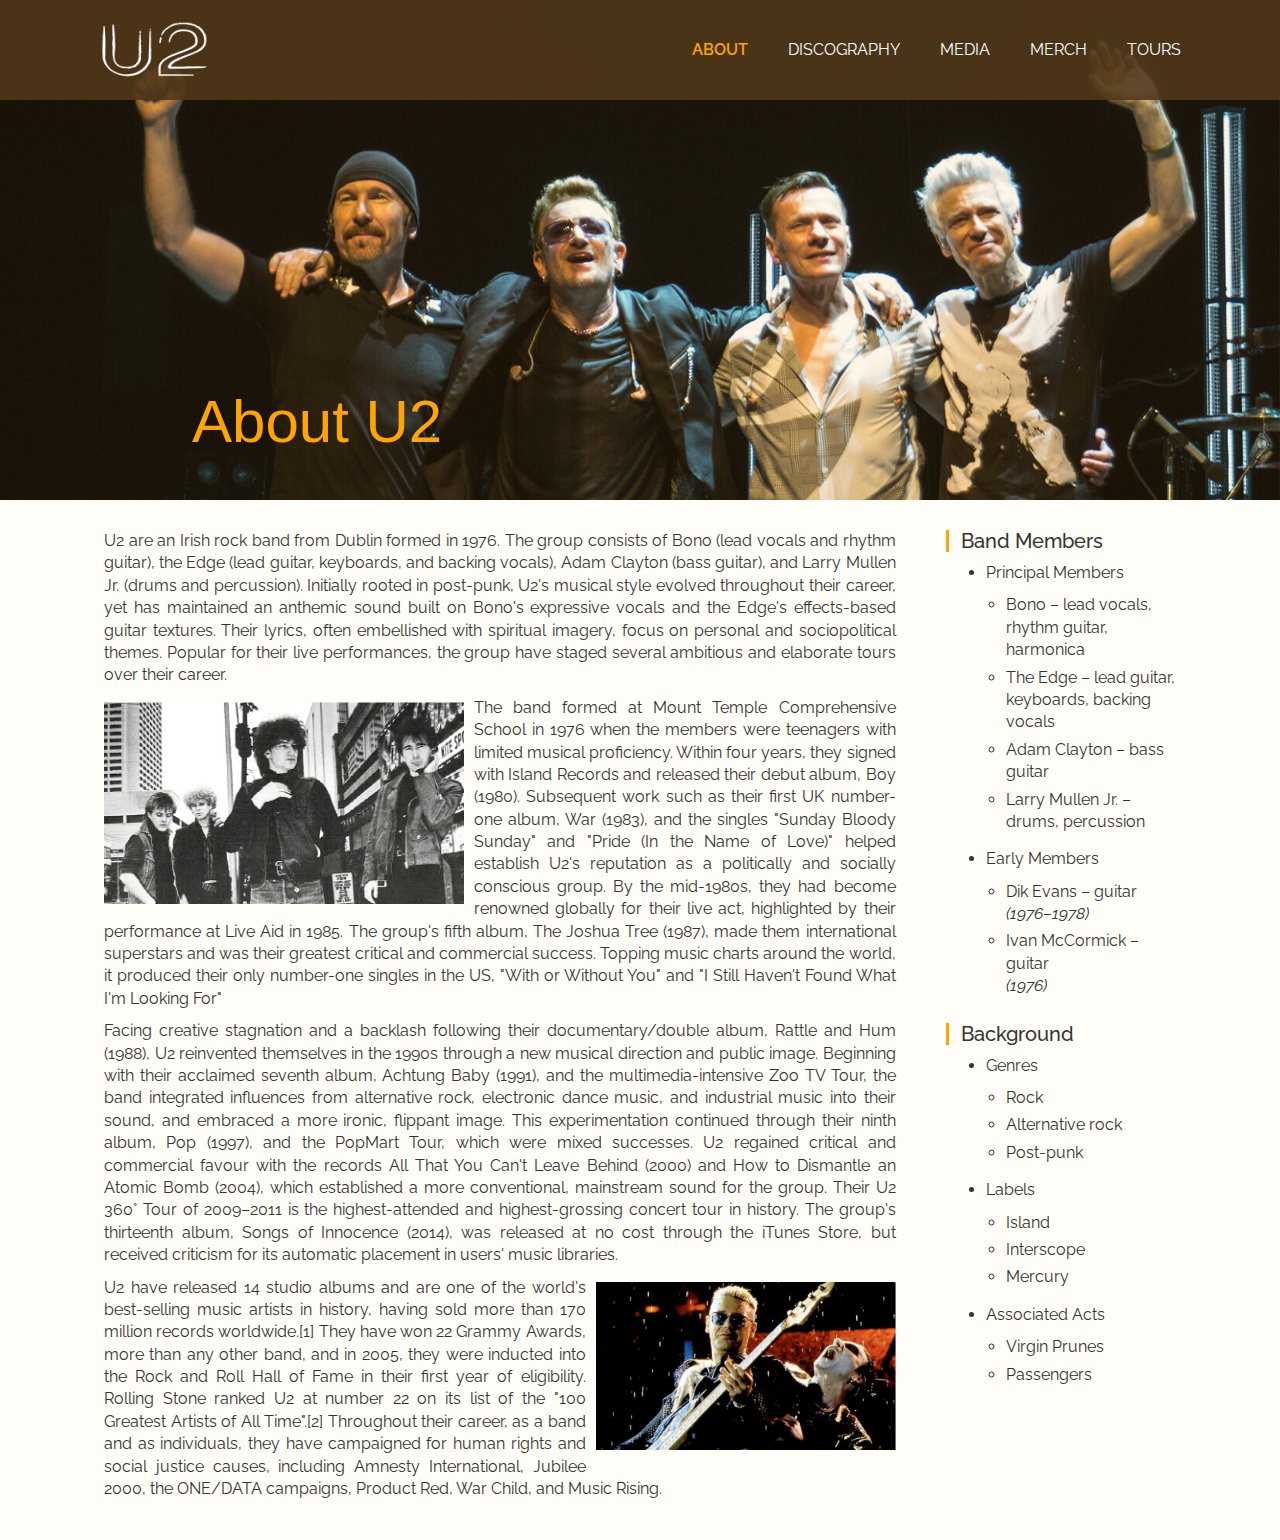
<file: about.html>
<!DOCTYPE html>
<html lang="en">
<head>
  <meta charset="utf-8" />
  <meta name="description" content="Final Project for HTML5/CSS3 Course">
  <meta name="keywords" content="HTML,CSS,JavaScript,jQuery">
  <meta name="author" content="Jing Yu">
  <meta name="viewport" content="width=device-width, initial-scale=1">
  <title>U2 - About</title>
  <link rel="icon" type="image/png" sizes="32x32" href="./assets/images/favicon-32x32.png">
  <link rel="icon" type="image/png" sizes="16x16" href="./assets/images/favicon-16x16.png">
  <link rel="stylesheet" href="https://maxcdn.bootstrapcdn.com/bootstrap/3.3.7/css/bootstrap.min.css" integrity="sha384-BVYiiSIFeK1dGmJRAkycuHAHRg32OmUcww7on3RYdg4Va+PmSTsz/K68vbdEjh4u" crossorigin="anonymous">
  <link rel="stylesheet" type="text/css" href="./assets/stylesheets/normalize.css" />
  <link href="https://fonts.googleapis.com/css?family=Montserrat|Raleway:400,500,600,700" rel="stylesheet">
  <link href="./assets/stylesheets/styles.css" rel="stylesheet" type="text/css" />
</head>

<body>
<header>
  <div class="container header">
    <div class="row">
      <div class="col-xs-12 col-sm-3">
        <a href="index.html">
          <img class="logo" src="./assets/images/u2-white-logo.png" alt="U2 logo" width="110" height="60"/>
        </a>
        <div id="MenuIcon" class="mobile-menu-icon">
            <div></div>
            <div></div>
            <div></div>
        </div>
      </div>

      <nav id="navigation" class="navi col-xs-12 col-sm-9">
        <a class="current" href="about.html">about</a>
        <a href="discography.html">discography</a>
        <a href="media.html">media</a>
        <a href="merch.html">merch</a>
        <a href="tours.html">tours</a>
      </nav>
    </div>
  </div>
</header>

<main>

  <div class="banner about-banner">
      <h1 class="banner-name">about u2</h1>
  </div>

  <div class="container">
    <div class="row">
      <div class="col-md-9">
        <div class="column left" role="main">
          <p>
            U2 are an Irish rock band from Dublin formed in 1976. The group consists of Bono (lead vocals and rhythm guitar), the Edge (lead guitar, keyboards, and backing vocals), Adam Clayton (bass guitar), and Larry Mullen Jr. (drums and percussion). Initially rooted in post-punk, U2's musical style evolved throughout their career, yet has maintained an anthemic sound built on Bono's expressive vocals and the Edge's effects-based guitar textures. Their lyrics, often embellished with spiritual imagery, focus on personal and sociopolitical themes. Popular for their live performances, the group have staged several ambitious and elaborate tours over their career.
          </p>
          <p>
            <img class="about-image-left" src="./assets/images/about/about-young.jpg" alt="band members"/>
            The band formed at Mount Temple Comprehensive School in 1976 when the members were teenagers with limited musical proficiency. Within four years, they signed with Island Records and released their debut album, Boy (1980). Subsequent work such as their first UK number-one album, War (1983), and the singles "Sunday Bloody Sunday" and "Pride (In the Name of Love)" helped establish U2's reputation as a politically and socially conscious group. By the mid-1980s, they had become renowned globally for their live act, highlighted by their performance at Live Aid in 1985. The group's fifth album, The Joshua Tree (1987), made them international superstars and was their greatest critical and commercial success. Topping music charts around the world, it produced their only number-one singles in the US, "With or Without You" and "I Still Haven't Found What I'm Looking For"
          </p>
          <p>

            Facing creative stagnation and a backlash following their documentary/double album, Rattle and Hum (1988), U2 reinvented themselves in the 1990s through a new musical direction and public image. Beginning with their acclaimed seventh album, Achtung Baby (1991), and the multimedia-intensive Zoo TV Tour, the band integrated influences from alternative rock, electronic dance music, and industrial music into their sound, and embraced a more ironic, flippant image. This experimentation continued through their ninth album, Pop (1997), and the PopMart Tour, which were mixed successes. U2 regained critical and commercial favour with the records All That You Can't Leave Behind (2000) and How to Dismantle an Atomic Bomb (2004), which established a more conventional, mainstream sound for the group. Their U2 360° Tour of 2009–2011 is the highest-attended and highest-grossing concert tour in history. The group's thirteenth album, Songs of Innocence (2014), was released at no cost through the iTunes Store, but received criticism for its automatic placement in users' music libraries.
          </p>
          <p>
            <img class="about-image-right" src="./assets/images/about/about-performance.jpg" alt="band performance"/>
            U2 have released 14 studio albums and are one of the world's best-selling music artists in history, having sold more than 170 million records worldwide.[1] They have won 22 Grammy Awards, more than any other band, and in 2005, they were inducted into the Rock and Roll Hall of Fame in their first year of eligibility. Rolling Stone ranked U2 at number 22 on its list of the "100 Greatest Artists of All Time".[2] Throughout their career, as a band and as individuals, they have campaigned for human rights and social justice causes, including Amnesty International, Jubilee 2000, the ONE/DATA campaigns, Product Red, War Child, and Music Rising.
          </p>
        </div>
      </div>

      <div class="col-md-3">
        <div class="column right" role="complementary">
          <h3 class="side-title">Band Members</h3>
            <ul>
              <li>
                Principal Members
              </li>
                <ul class="third-list">
                  <li>
                    Bono – lead vocals, rhythm guitar, harmonica
                  </li>
                  <li>
                    The Edge – lead guitar, keyboards, backing vocals
                  </li>
                  <li>
                    Adam Clayton – bass guitar
                  </li>
                  <li>
                    Larry Mullen Jr. – drums, percussion
                  </li>
                </ul>
              <li>
                Early Members
              </li>
                <ul class="third-list">
                  <li>
                    Dik Evans – guitar
                    <br> <i>(1976–1978)</i>
                  </li>
                  <li>
                    Ivan McCormick – guitar
                    <br> <i>(1976)</i>
                  </li>
                </ul>
            </ul>

          <h3 class="side-title">Background</h3>
            <ul>
              <li>
                Genres
              </li>
                <ul class="third-list">
                  <li>
                    Rock
                  </li>
                  <li>
                    Alternative rock
                  </li>
                  <li>
                    Post-punk
                  </li>
                </ul>

              <li>
                Labels
              </li>
                <ul class="third-list">
                  <li>
                    Island
                  </li>
                  <li>
                    Interscope
                  </li>
                  <li>
                    Mercury
                  </li>
                </ul>

              <li>
                Associated Acts
              </li>
                <ul class="third-list">
                  <li>
                    Virgin Prunes
                  </li>
                  <li>
                    Passengers
                  </li>
                </ul>
            </ul>
        </div>
      </div>

    </div>
  </div>

</main>
</body>
<script
    src="https://code.jquery.com/jquery-3.3.1.js"
    integrity="sha256-2Kok7MbOyxpgUVvAk/HJ2jigOSYS2auK4Pfzbm7uH60="
    crossorigin="anonymous"></script>
<script src="https://maxcdn.bootstrapcdn.com/bootstrap/3.3.7/js/bootstrap.min.js" integrity="sha384-Tc5IQib027qvyjSMfHjOMaLkfuWVxZxUPnCJA7l2mCWNIpG9mGCD8wGNIcPD7Txa" crossorigin="anonymous"></script>
<script src="./assets/javascripts/lodash.js"></script>
<script src="./assets/javascripts/mobile-menu.js"></script>

</html>
</file>
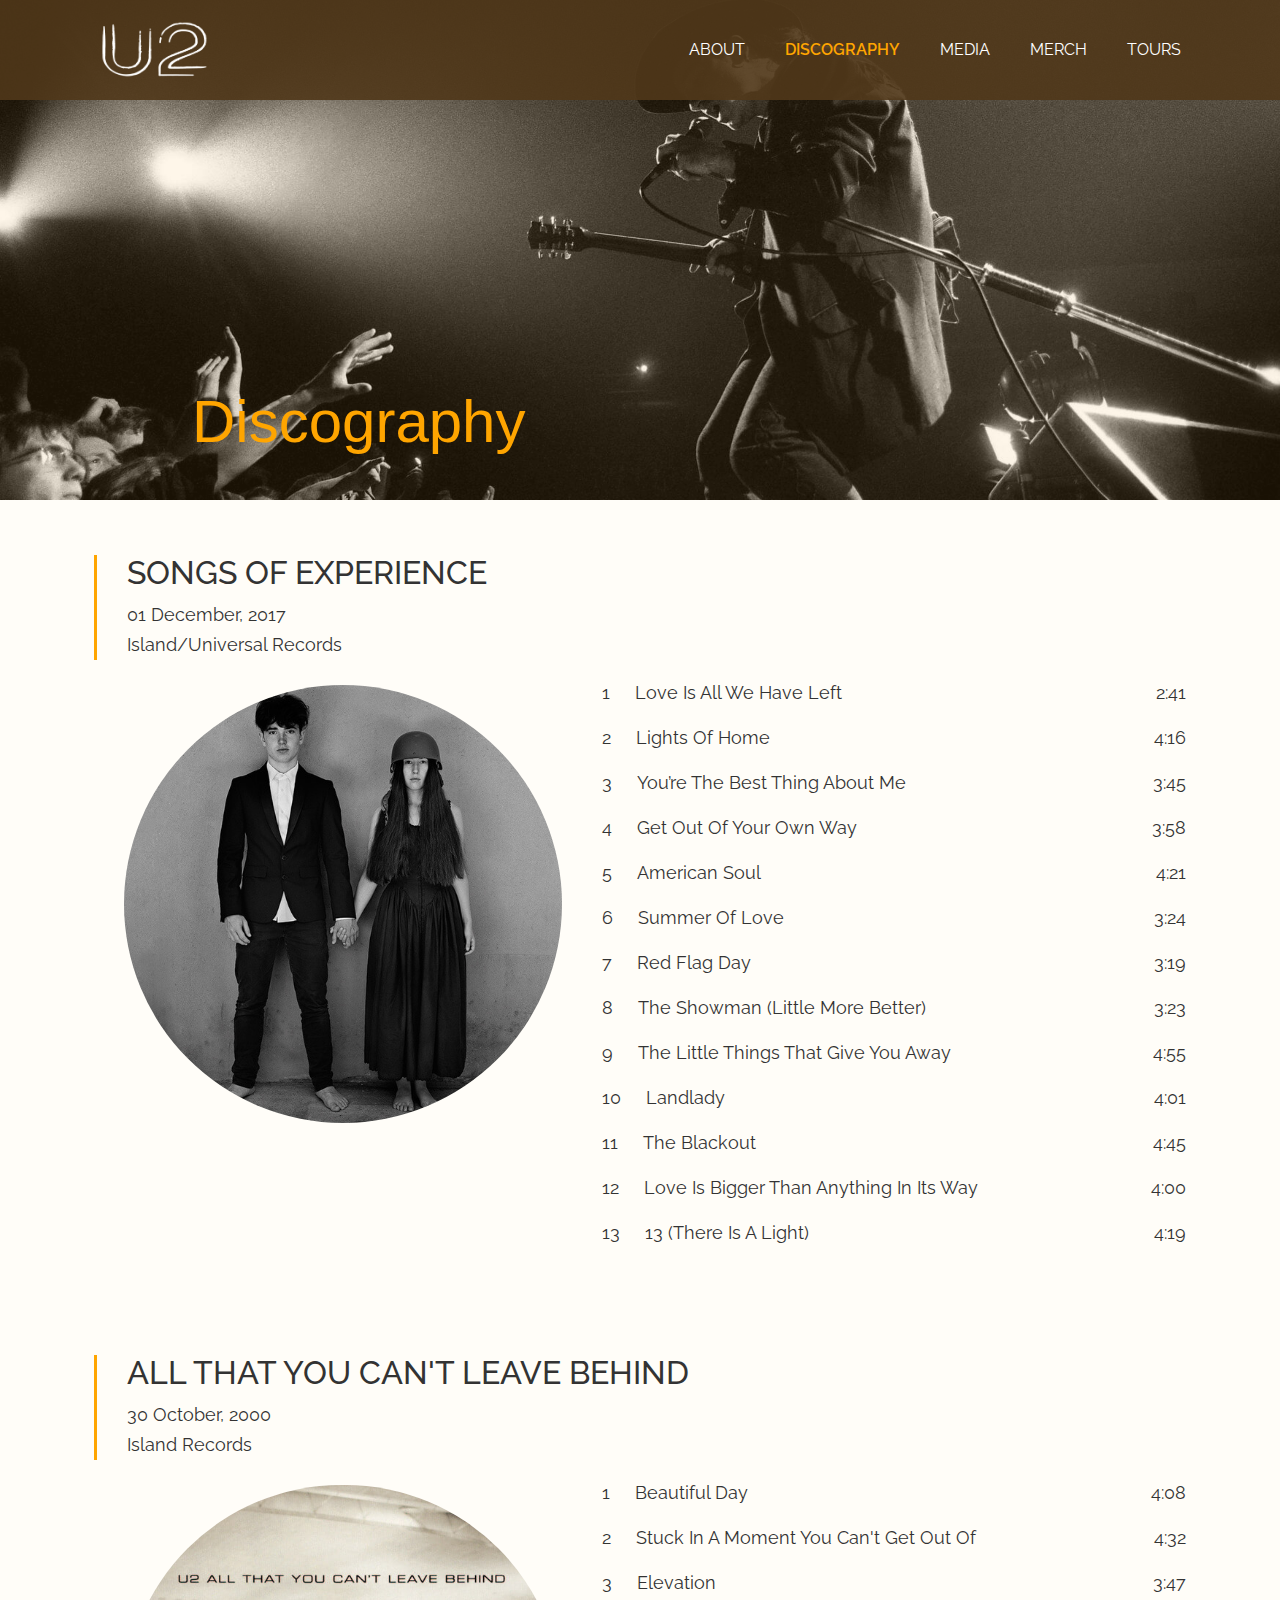
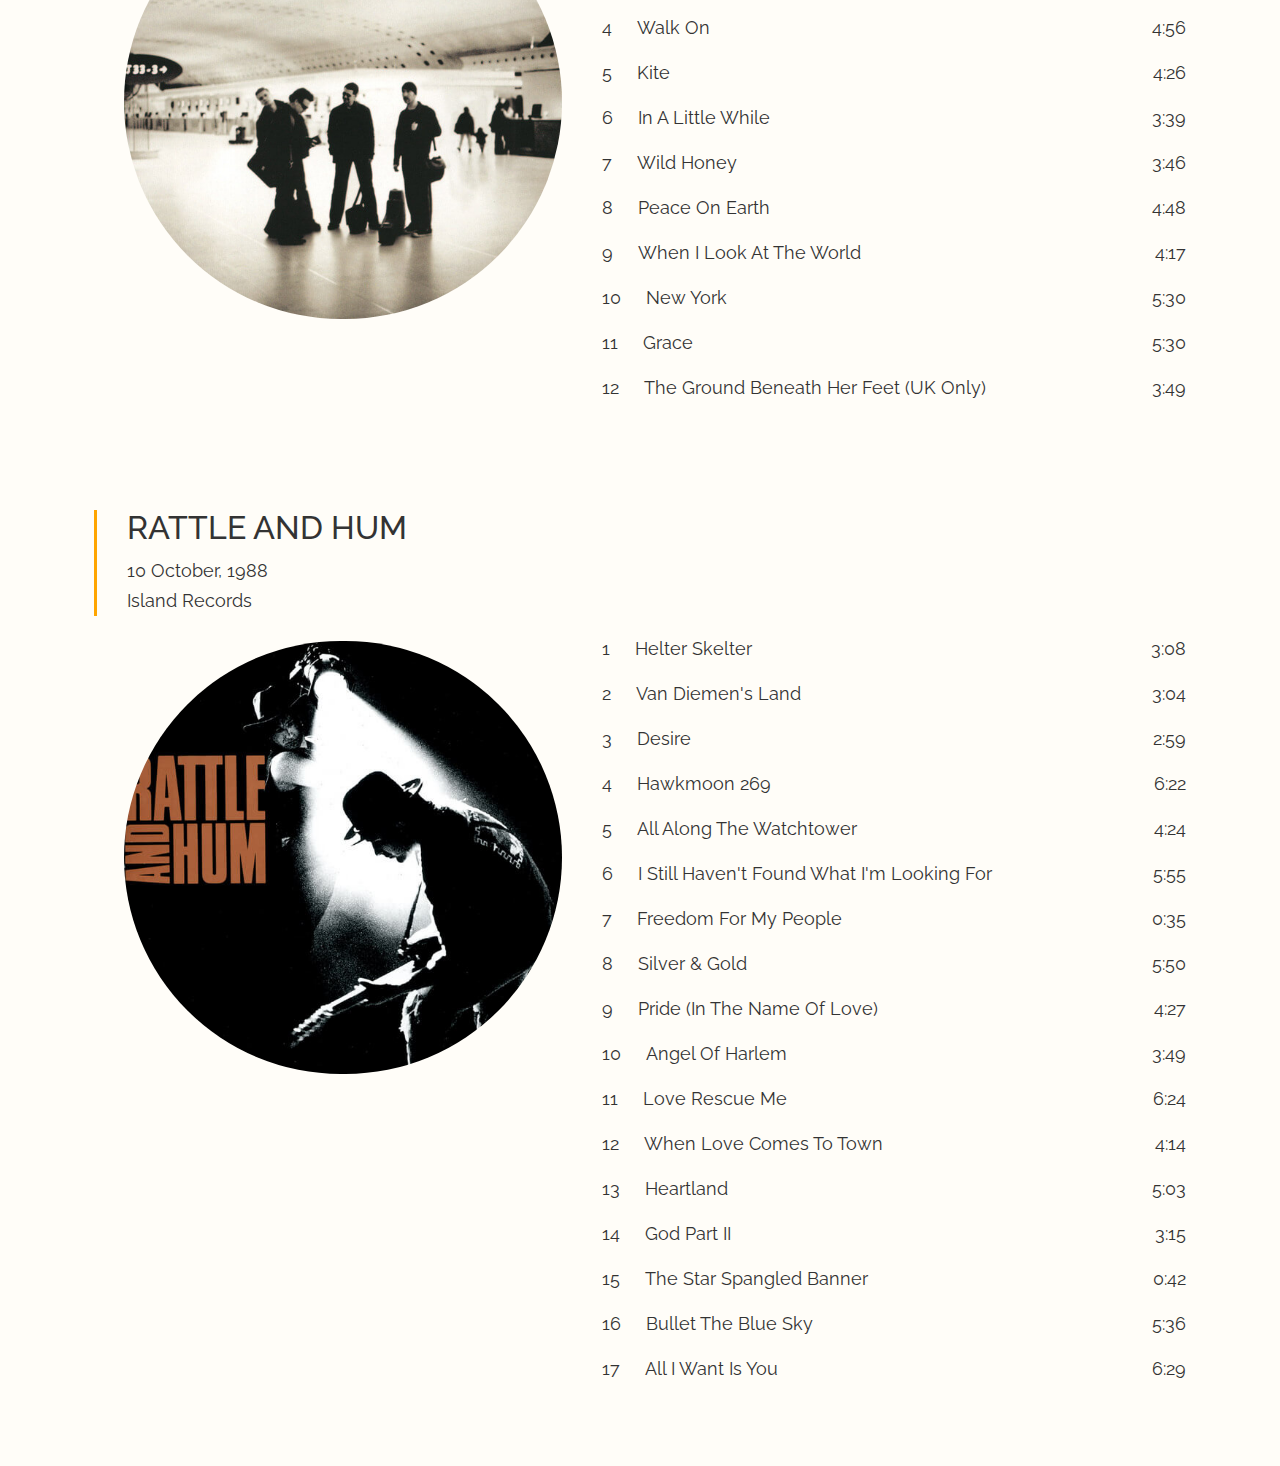
<file: discography.html>
<!DOCTYPE html>
<html lang="en">
<head>
  <meta charset="utf-8" />
  <meta name="description" content="Final Project for HTML5/CSS3 Course">
  <meta name="keywords" content="HTML,CSS,JavaScript,jQuery">
  <meta name="author" content="Jing Yu">  
  <meta name="viewport" content="width=device-width, initial-scale=1">
  <title>U2 - Discography</title>
  <link rel="icon" type="image/png" sizes="32x32" href="./assets/images/favicon-32x32.png">
  <link rel="icon" type="image/png" sizes="16x16" href="./assets/images/favicon-16x16.png">
  <link rel="stylesheet" href="https://maxcdn.bootstrapcdn.com/bootstrap/3.3.7/css/bootstrap.min.css" integrity="sha384-BVYiiSIFeK1dGmJRAkycuHAHRg32OmUcww7on3RYdg4Va+PmSTsz/K68vbdEjh4u" crossorigin="anonymous">
  <link rel="stylesheet" type="text/css" href="./assets/stylesheets/normalize.css" />
  <link href="https://fonts.googleapis.com/css?family=Montserrat|Raleway:400,500,600,700" rel="stylesheet">
  <link href="./assets/stylesheets/styles.css" rel="stylesheet" type="text/css" />
</head>

<body>
<header>
  <div class="container header">
    <div class="row">
      <div class="col-xs-12 col-sm-3">
        <a href="index.html">
          <img class="logo" src="./assets/images/u2-white-logo.png" alt="U2 logo" width="110" height="60"/>
        </a>
        <div id="MenuIcon" class="mobile-menu-icon">
            <div></div>
            <div></div>
            <div></div>
        </div>
      </div>

      <nav id="navigation" class="col-xs-12 col-sm-9">
        <a href="about.html">about</a>
        <a class="current" href="discography.html">discography</a>
        <a href="media.html">media</a>
        <a href="merch.html">merch</a>
        <a href="tours.html">tours</a>
      </nav>
    </div>
  </div>
</header>

<main>
  <div class="banner discography-banner">
      <h1 class="banner-name">discography</h1>
  </div>
  <div class="container">
    <div class="row">

      <div class="album-container">
      <div class="album col-xs-12">
          <ul>
            <div class="album-info">
              <li>
                <h2 class="album-title">songs of experience</h2>
              </li>

              <div class="album-date-label">
                <li>
                  01 december, 2017
                </li>
                <li>
                  Island/Universal Records
                </li>
              </div>
            </div>
          </ul>
      </div>
      <div class="col-xs-12 col-md-5">
        <img class="album-cover" src="./assets/images/discography/album-cover-1.jpg" alt="album cover" />
      </div>
      <div class="col-xs-12 col-md-7">
        <ol class="album-list">
          <li>
            <div class="list-left">Love Is All We Have Left</div>
            <div class="list-right">2:41</div>
          </li>
          <li>
            <div class="list-left">Lights of Home</div>
            <div class="list-right">4:16</div>
          </li>
          <li>
            <div class="list-left">You’re The Best Thing About Me</div>
            <div class="list-right">3:45</div>
          </li>
          <li>
            <div class="list-left">Get Out of Your Own Way</div>
            <div class="list-right">3:58</div>
          </li>
          <li>
            <div class="list-left">American Soul</div>
            <div class="list-right">4:21</div>
          </li>
          <li>
            <div class="list-left">Summer of Love</div>
            <div class="list-right">3:24</div>
          </li>

          <li>
            <div class="list-left">Red Flag Day</div>
            <div class="list-right">3:19</div>
          </li>
          <li>
            <div class="list-left">The Showman (Little More Better)</div>
            <div class="list-right">3:23</div>
          </li>
          <li>
            <div class="list-left">The Little Things That Give You Away</div>
            <div class="list-right">4:55</div>
          </li>
          <li>
            <div class="list-left">Landlady</div>
            <div class="list-right">4:01</div>
          </li>
          <li>
            <div class="list-left">The Blackout</div>
            <div class="list-right">4:45</div>
          </li>
          <li>
            <div class="list-left">Love Is Bigger Than Anything in Its Way</div>
            <div class="list-right">4:00</div>
          </li>
          <li>
            <div class="list-left">13 (There is a Light)</div>
            <div class="list-right">4:19</div>
          </li>
        </ol>
      </div>

      <div class="album col-xs-12">
          <ul>
            <div class="album-info">
              <li>
                <h2 class="album-title">ALL THAT YOU CAN'T LEAVE BEHIND</h2>
              </li>
              <div class="album-date-label">
                <li>
                  30 October, 2000
                </li>
                <li>
                  Island Records
                </li>
              </div>
            </div>
          </ul>
      </div>
      <div class="col-xs-12 col-md-5">
        <img class="album-cover" src="./assets/images/discography/album-cover-2.jpg" alt="album cover" />
      </div>
      <div class="col-xs-12 col-md-7">
        <ol class="album-list">
          <li>
            <div class="list-left">Beautiful Day</div>
            <div class="list-right">4:08</div>
          </li>
          <li>
            <div class="list-left">Stuck In A Moment You Can't Get Out Of</div>
            <div class="list-right">4:32</div>
          </li>
          <li>
            <div class="list-left">Elevation</div>
            <div class="list-right">3:47</div>
          </li>
          <li>
            <div class="list-left">Walk On</div>
            <div class="list-right">4:56</div>
          </li>
          <li>
            <div class="list-left">Kite</div>
            <div class="list-right">4:26</div>
          </li>
          <li>
            <div class="list-left">In a little while</div>
            <div class="list-right">3:39</div>
          </li>

          <li>
            <div class="list-left">Wild Honey</div>
            <div class="list-right">3:46</div>
          </li>
          <li>
            <div class="list-left">Peace On Earth</div>
            <div class="list-right">4:48</div>
          </li>
          <li>
            <div class="list-left">When I Look At The World</div>
            <div class="list-right">4:17</div>
          </li>
          <li>
            <div class="list-left">new york</div>
            <div class="list-right">5:30</div>
          </li>
          <li>
            <div class="list-left">grace</div>
            <div class="list-right">5:30</div>
          </li>
          <li>
            <div class="list-left">The Ground Beneath Her Feet (UK only) </div>
            <div class="list-right">3:49</div>
          </li>
        </ol>
      </div>

      <div class="album col-xs-12">
          <ul>
            <div class="album-info">
              <li>
                <h2 class="album-title">RATTLE AND HUM</h2>
              </li>

              <div class="album-date-label">
                <li>
                  10 october, 1988
                </li>
                <li>
                  Island Records
                </li>
              </div>
            </div>
          </ul>
      </div>
      <div class="col-xs-12 col-md-5">
        <img class="album-cover" src="./assets/images/discography/album-cover-3.jpg" alt="album cover" />
      </div>
      <div class="col-xs-12 col-md-7">
        <ol class="album-list">
          <li>
            <div class="list-left">Helter Skelter</div>
            <div class="list-right">3:08</div>
          </li>
          <li>
            <div class="list-left">Van Diemen's Land</div>
            <div class="list-right">3:04</div>
          </li>
          <li>
            <div class="list-left">desire</div>
            <div class="list-right">2:59</div>
          </li>
          <li>
            <div class="list-left">Hawkmoon 269</div>
            <div class="list-right">6:22</div>
          </li>
          <li>
            <div class="list-left">All Along The Watchtower</div>
            <div class="list-right">4:24</div>
          </li>
          <li>
            <div class="list-left">I Still Haven't Found What I'm Looking For</div>
            <div class="list-right">5:55</div>
          </li>

          <li>
            <div class="list-left">Freedom For My People</div>
            <div class="list-right">0:35</div>
          </li>
          <li>
            <div class="list-left">Silver & Gold</div>
            <div class="list-right">5:50</div>
          </li>
          <li>
            <div class="list-left">Pride (In The Name Of Love)</div>
            <div class="list-right">4:27</div>
          </li>
          <li>
            <div class="list-left">Angel Of Harlem</div>
            <div class="list-right">3:49</div>
          </li>
          <li>
            <div class="list-left">Love Rescue Me</div>
            <div class="list-right">6:24</div>
          </li>
          <li>
            <div class="list-left">When Love Comes To Town</div>
            <div class="list-right">4:14</div>
          </li>
          <li>
            <div class="list-left">heartland</div>
            <div class="list-right">5:03</div>
          </li>
          <li>
            <div class="list-left">God Part II</div>
            <div class="list-right">3:15</div>
          </li>
          <li>
            <div class="list-left">The Star Spangled Banner</div>
            <div class="list-right">0:42</div>
          </li>
          <li>
            <div class="list-left">Bullet The Blue Sky</div>
            <div class="list-right">5:36</div>
          </li>
          <li>
            <div class="list-left">All I Want Is You</div>
            <div class="list-right">6:29</div>
          </li>
        </ol>
      </div>
      </div>

    </div>
  </div>

</main>
</body>
<script
    src="https://code.jquery.com/jquery-3.3.1.js"
    integrity="sha256-2Kok7MbOyxpgUVvAk/HJ2jigOSYS2auK4Pfzbm7uH60="
    crossorigin="anonymous"></script>
<script src="https://maxcdn.bootstrapcdn.com/bootstrap/3.3.7/js/bootstrap.min.js" integrity="sha384-Tc5IQib027qvyjSMfHjOMaLkfuWVxZxUPnCJA7l2mCWNIpG9mGCD8wGNIcPD7Txa" crossorigin="anonymous"></script>
<script src="./assets/javascripts/lodash.js"></script>
<script src="./assets/javascripts/mobile-menu.js"></script>

</html>
</file>
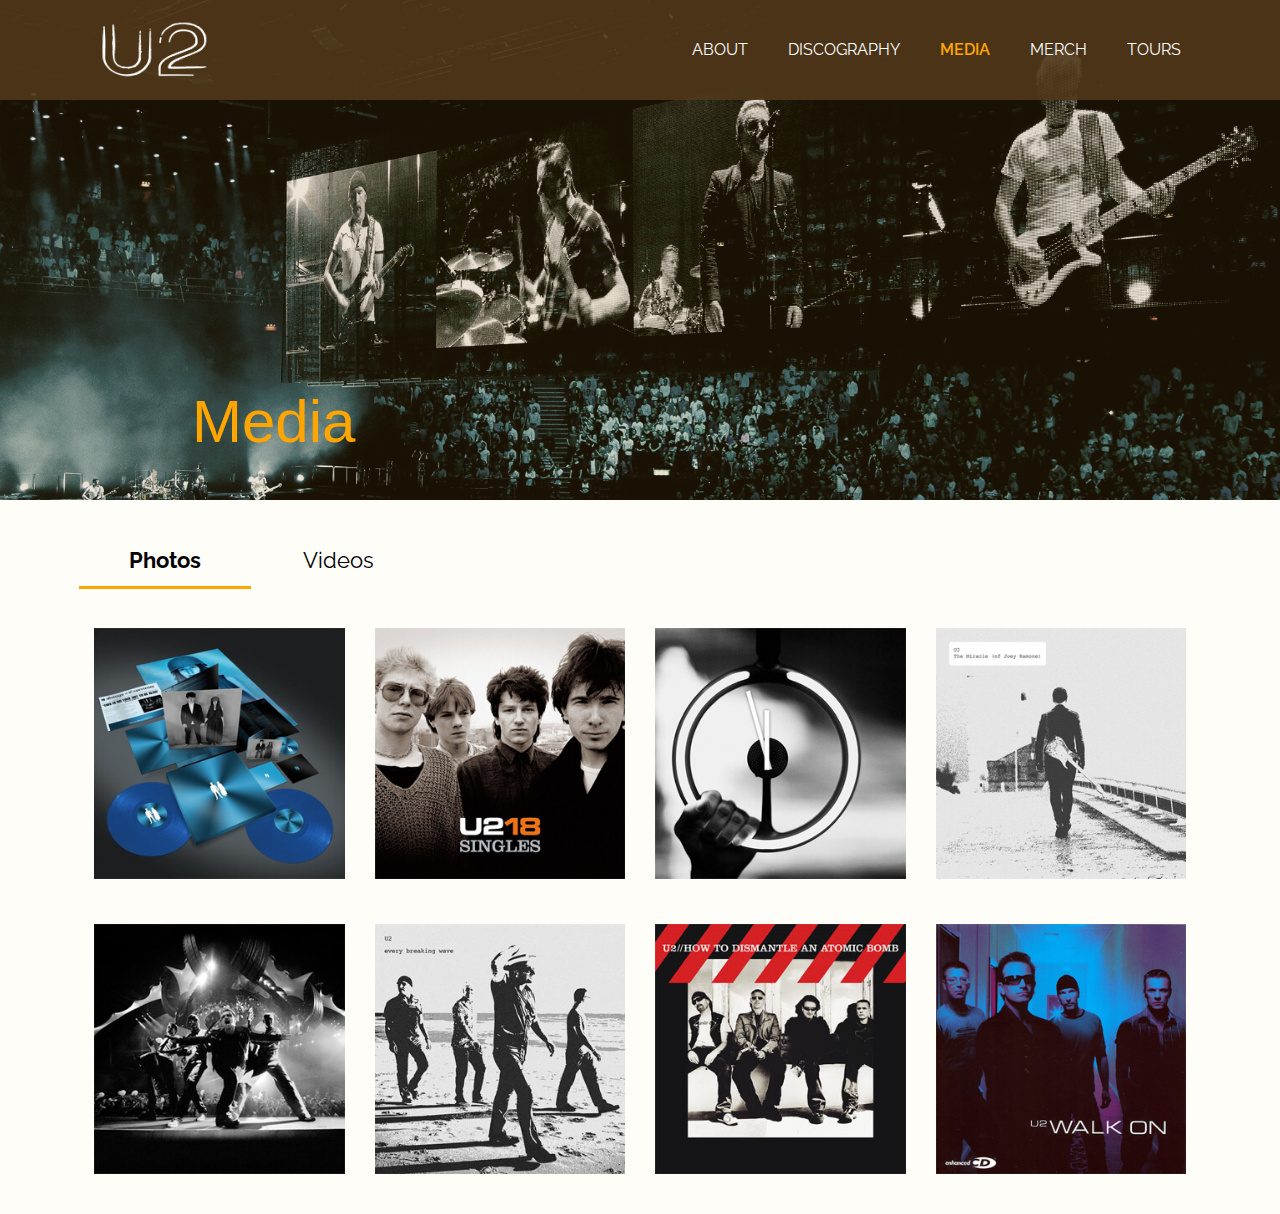
<file: media.html>
<!DOCTYPE html>
<html lang="en">
<head>
  <meta charset="utf-8" />
  <meta name="description" content="Final Project for HTML5/CSS3 Course">
  <meta name="keywords" content="HTML,CSS,JavaScript,jQuery">
  <meta name="author" content="Jing Yu">
  <meta name="viewport" content="width=device-width, initial-scale=1">
  <title>U2 - Media</title>
  <link rel="icon" type="image/png" sizes="32x32" href="./assets/images/favicon-32x32.png">
  <link rel="icon" type="image/png" sizes="16x16" href="./assets/images/favicon-16x16.png">
  <link rel="stylesheet" href="https://maxcdn.bootstrapcdn.com/bootstrap/3.3.7/css/bootstrap.min.css" integrity="sha384-BVYiiSIFeK1dGmJRAkycuHAHRg32OmUcww7on3RYdg4Va+PmSTsz/K68vbdEjh4u" crossorigin="anonymous">
  <link rel="stylesheet" type="text/css" href="./assets/stylesheets/normalize.css" />
  <link href="https://fonts.googleapis.com/css?family=Montserrat|Raleway:400,500,600,700" rel="stylesheet">
  <link rel="stylesheet" href="./assets/stylesheets/lightbox.min.css" />
  <link href="./assets/stylesheets/styles.css" rel="stylesheet" type="text/css" />
</head>

<body>
<header>
  <div class="container header">
    <div class="row">
      <div class="col-xs-12 col-sm-3">
        <a href="index.html">
          <img class="logo" src="./assets/images/u2-white-logo.png" alt="U2 logo" width="110" height="60"/>
        </a>
        <div id="MenuIcon" class="mobile-menu-icon">
            <div></div>
            <div></div>
            <div></div>
        </div>
      </div>

      <nav id="navigation" class="col-xs-12 col-sm-9">
        <a href="about.html">about</a>
        <a href="discography.html">discography</a>
        <a class="current" href="media.html">media</a>
        <a href="merch.html">merch</a>
        <a href="tours.html">tours</a>
      </nav>
    </div>
  </div>
</header>

<main>

  <div class="banner media-banner">
      <h1 class="banner-name">media</h1>
  </div>


  <div class="container">
    <div class="row">
      <ul class="nav nav-tabs col-xs-12">
        <li role="presentation" class="active"><a data-toggle="tab" href="#photos">Photos</a></li>
        <li role="presentation"><a data-toggle="tab" href="#videos">Videos</a></li>
      </ul>

      <div class="tab-content">
        <div id="photos" class="tab-pane fade in active">
          <div class="col-xs-12 col-sm-6 col-md-4 col-lg-3">
            <a href="./assets/images/media/photos/photo-1.jpg" data-lightbox="photos" data-title="Songs of Experience, Extra Deluxe">
              <img class="img-responsive lightbox-image" src="./assets/images/media/photos/photo-1-thumbnail.jpg" />
            </a>
          </div>
          <div class="col-xs-12 col-sm-6 col-md-4 col-lg-3">
            <a href="./assets/images/media/photos/photo-2.jpg" data-lightbox="photos" data-title="U218 - Cover">
              <img class="img-responsive lightbox-image" src="./assets/images/media/photos/photo-2-thumbnail.jpg" />
            </a>
          </div>
          <div class="col-xs-12 col-sm-6 col-md-4 col-lg-3">
            <a href="./assets/images/media/photos/photo-3.jpg" data-lightbox="photos" data-title="Invisible - free for (RED)">
              <img class="img-responsive lightbox-image" src="./assets/images/media/photos/photo-3-thumbnail.jpg" />
            </a>
          </div>
          <div class="col-xs-12 col-sm-6 col-md-4 col-lg-3">
            <a href="./assets/images/media/photos/photo-4.jpg" data-lightbox="photos" data-title="he Miracle (of Joey Ramone) - Single Cover">
              <img class="img-responsive lightbox-image" src="./assets/images/media/photos/photo-4-thumbnail.jpg" />
            </a>
          </div>
          <div class="col-xs-12 col-sm-6 col-md-4 col-lg-3">
            <a href="./assets/images/media/photos/photo-5.jpg" data-lightbox="photos" data-title="U22 - 22 live tracks when you subscribe to u2.com">
              <img class="img-responsive lightbox-image" src="./assets/images/media/photos/photo-5-thumbnail.jpg" />
            </a>
          </div>
          <div class="col-xs-12 col-sm-6 col-md-4 col-lg-3">
            <a href="./assets/images/media/photos/photo-6.jpg" data-lightbox="photos" data-title="Every Breaking Wave - Art Work">
              <img class="img-responsive lightbox-image" src="./assets/images/media/photos/photo-6-thumbnail.jpg" />
            </a>
          </div>
          <div class="col-xs-12 col-sm-6 col-md-4 col-lg-3">
            <a href="./assets/images/media/photos/photo-7.jpg" data-lightbox="photos" data-title="How To Dismantle An Atomic Bomb - Cover">
              <img class="img-responsive lightbox-image" src="./assets/images/media/photos/photo-7-thumbnail.jpg" />
            </a>
          </div>
          <div class="col-xs-12 col-sm-6 col-md-4 col-lg-3">
            <a href="./assets/images/media/photos/photo-8.jpg" data-lightbox="photos" data-title="Walk On - Single Cover">
              <img class="img-responsive lightbox-image" src="./assets/images/media/photos/photo-8-thumbnail.jpg" />
            </a>
          </div>
        </div>


        <div id="videos" class="tab-pane fade">
          <div class="col-xs-12 col-md-6">
            <iframe width=100% height="315" src="https://www.youtube.com/embed/EM4vblG6BVQ" frameborder="0" allow="autoplay; encrypted-media" allowfullscreen></iframe>
          </div>
          <div class="col-xs-12 col-md-6">
            <iframe width=100% height="315" src="https://www.youtube.com/embed/co6WMzDOh1o" frameborder="0" allow="autoplay; encrypted-media" allowfullscreen></iframe>
          </div>
          <div class="col-xs-12 col-md-6">
            <iframe width=100% height="315" src="https://www.youtube.com/embed/gwKEdFoUB0o" frameborder="0" allow="autoplay; encrypted-media" allowfullscreen></iframe>
          </div>
          <div class="col-xs-12 col-md-6">
            <iframe width=100% height="315" src="https://www.youtube.com/embed/wFaoYK89QBY" frameborder="0" allow="autoplay; encrypted-media" allowfullscreen></iframe>
          </div>
        </div>
      </div>
    </div>



  </div>

</main>
</body>
  <script
    src="https://code.jquery.com/jquery-3.3.1.js"
    integrity="sha256-2Kok7MbOyxpgUVvAk/HJ2jigOSYS2auK4Pfzbm7uH60="
    crossorigin="anonymous"></script>
  <script src="https://maxcdn.bootstrapcdn.com/bootstrap/3.3.7/js/bootstrap.min.js" integrity="sha384-Tc5IQib027qvyjSMfHjOMaLkfuWVxZxUPnCJA7l2mCWNIpG9mGCD8wGNIcPD7Txa" crossorigin="anonymous"></script>
  <script src="./assets/javascripts/lodash.js"></script>
  <script src="./assets/javascripts/mobile-menu.js"></script>
  <script src="./assets/javascripts/lightbox.min.js"></script>

  <script>
    lightbox.option({
      'resizeDuration': 200,
      'wrapAround': true
    })
  </script>

</html>
</file>
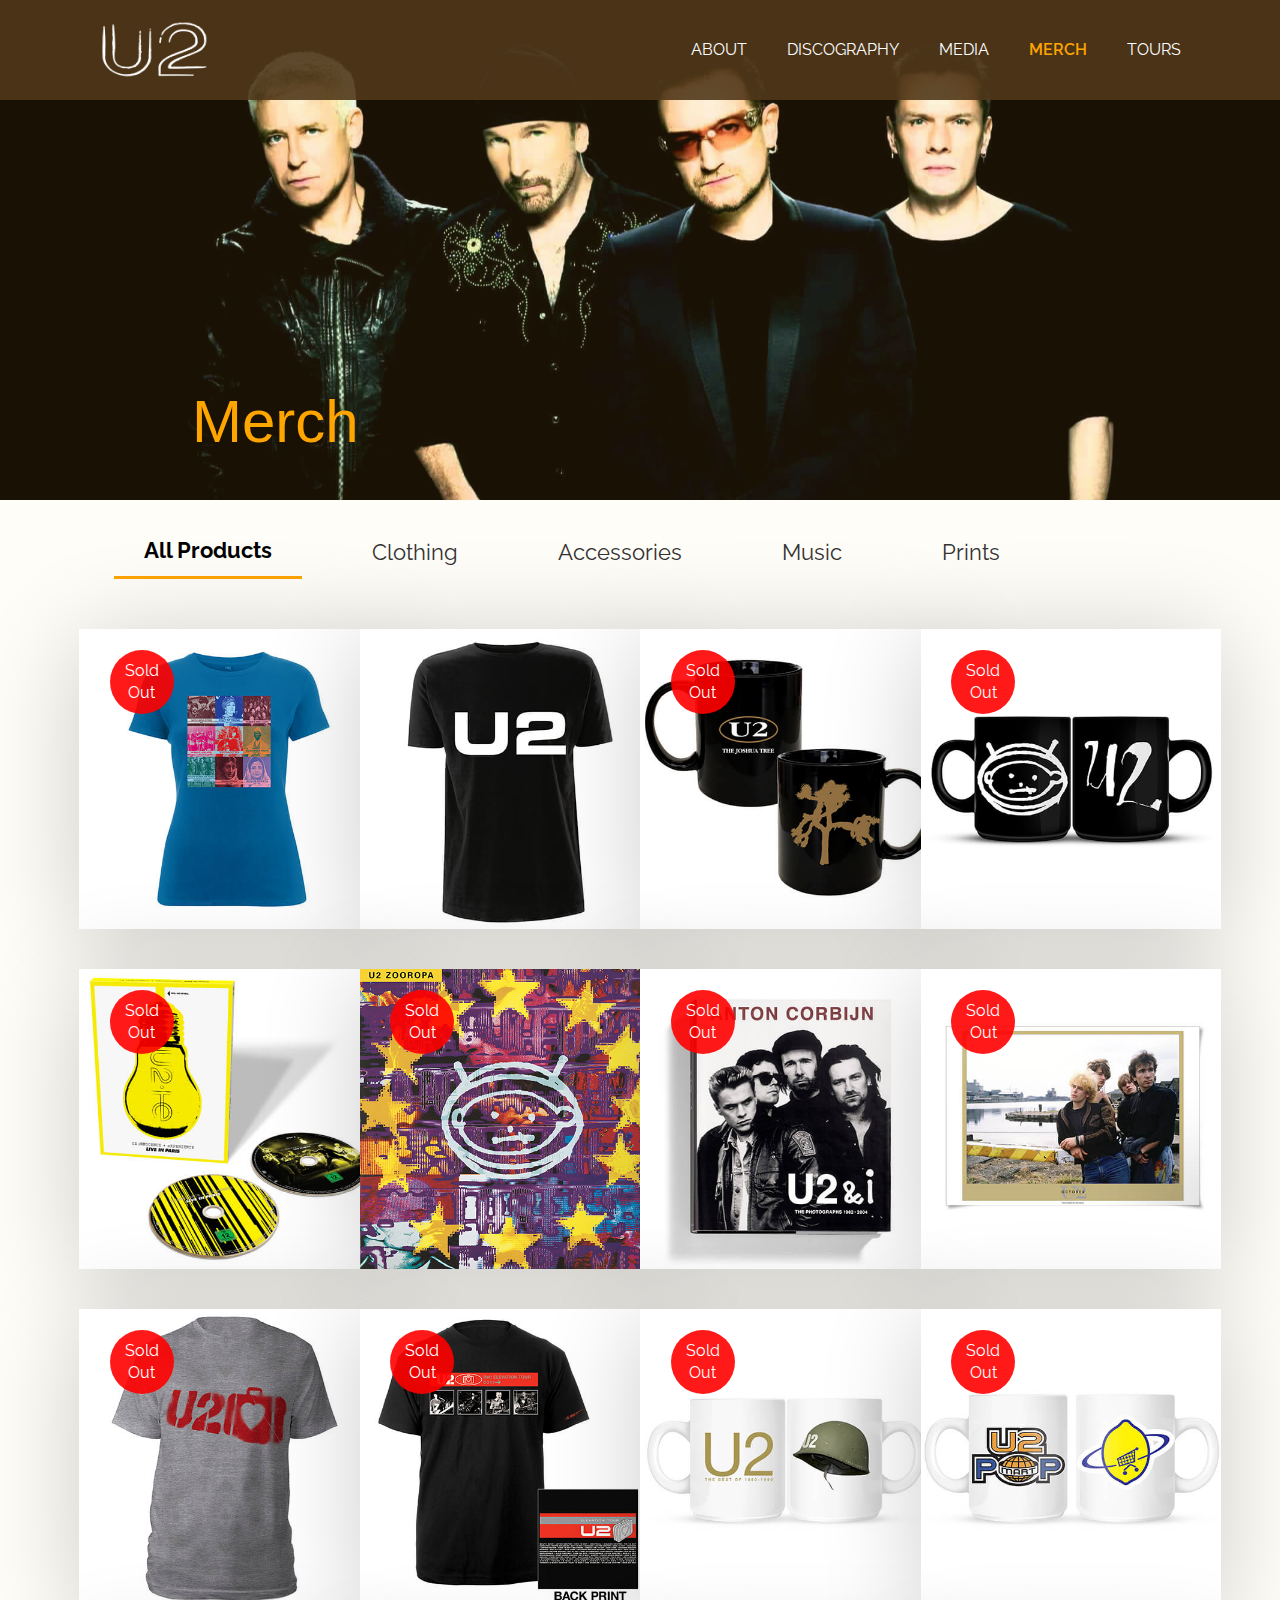
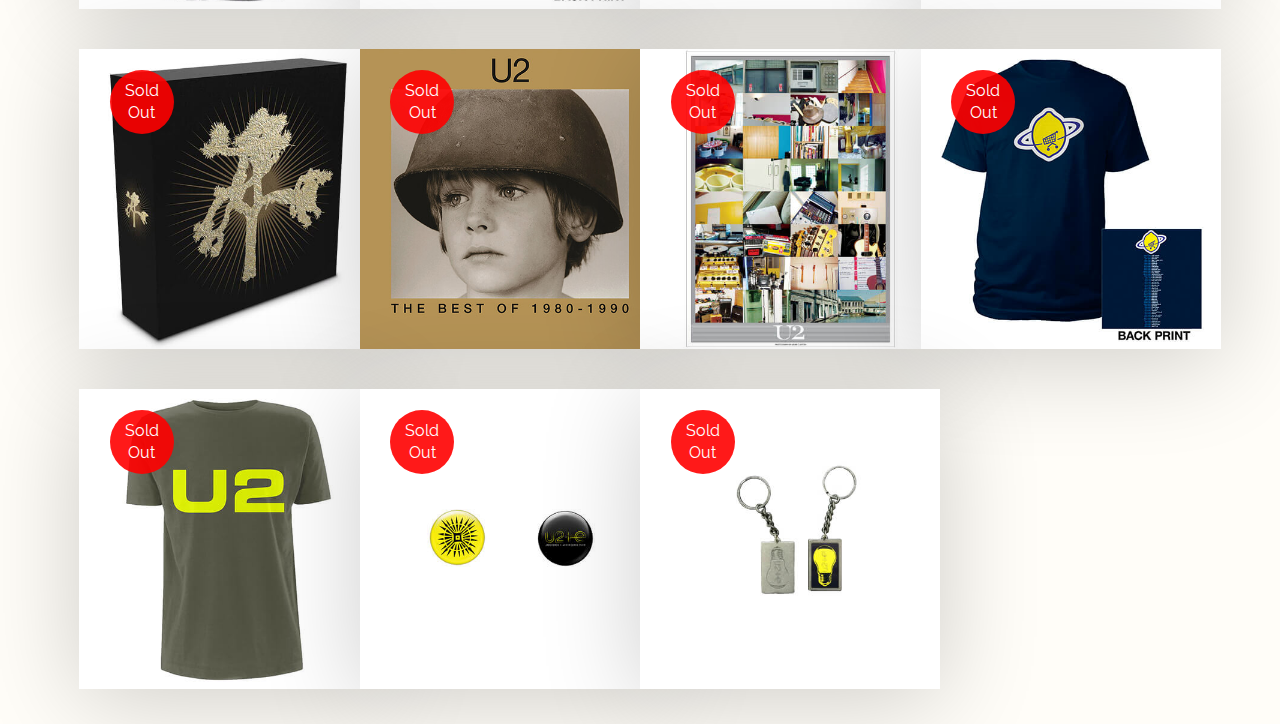
<file: merch.html>
<!DOCTYPE html>
<html lang="en">
<head>
  <meta charset="utf-8" />
  <meta name="description" content="Final Project for HTML5/CSS3 Course">
  <meta name="keywords" content="HTML,CSS,JavaScript,jQuery">
  <meta name="author" content="Jing Yu">
  <meta name="viewport" content="width=device-width, initial-scale=1">
  <title>U2 - Merch</title>
  <link rel="icon" type="image/png" sizes="32x32" href="./assets/images/favicon-32x32.png">
  <link rel="icon" type="image/png" sizes="16x16" href="./assets/images/favicon-16x16.png">
  <link rel="stylesheet" href="https://maxcdn.bootstrapcdn.com/bootstrap/3.3.7/css/bootstrap.min.css" integrity="sha384-BVYiiSIFeK1dGmJRAkycuHAHRg32OmUcww7on3RYdg4Va+PmSTsz/K68vbdEjh4u" crossorigin="anonymous">
  <link rel="stylesheet" type="text/css" href="./assets/stylesheets/normalize.css" />
  <link href="https://fonts.googleapis.com/css?family=Montserrat|Raleway:400,500,600,700" rel="stylesheet">
  <link href="./assets/stylesheets/styles.css" rel="stylesheet" type="text/css" />
</head>

<body>
<header>
  <div class="container header">
    <div class="row">
      <div class="col-xs-12 col-sm-3">
        <a href="index.html">
          <img class="logo" src="./assets/images/u2-white-logo.png" alt="U2 logo" width="110" height="60"/>
        </a>
        <div id="MenuIcon" class="mobile-menu-icon">
            <div></div>
            <div></div>
            <div></div>
        </div>
      </div>

      <nav id="navigation" class="col-xs-12 col-sm-9">
        <a href="about.html">about</a>
        <a href="discography.html">discography</a>
        <a href="media.html">media</a>
        <a class="current" href="merch.html">merch</a>
        <a href="tours.html">tours</a>
      </nav>
    </div>
  </div>
</header>

<main>

  <div class="banner merch-banner">
      <h1 class="banner-name">merch</h1>
  </div>


  <div class="container">
    <div class="row">
      <div class="col-xs-12">
        <ul class="filtr-bar">
          <li class="filtr-button active" data-filter="all">
            All products
          </li>
          <li class="filtr-button" data-filter="clothing">
            clothing
          </li>
          <li class="filtr-button" data-filter="accessories">
            accessories
          </li>
          <li class="filtr-button" data-filter="music">
            music
          </li>
          <li class="filtr-button" data-filter="prints">
            prints
          </li>
        </ul>
      </div>
    </div>

    <div class="filtr-container row">
      <div class="filtr-item col-xs-12 col-sm-6 col-md-4 col-lg-3" data-category="clothing" data-sort="value">
        <img class="image-responsive" src="./assets/images/merch/clothing/clothing-1.jpg" alt="U2 Herstory Ocean Blue Ladies T-shirt" />
        <div class="merch-image-overlay">
          <div class="merch-info merch-name">
            U2 Herstory Ocean Blue Ladies T-shirt
          </div>
          <div class="merch-info merch-price">US$40.00</div>
        </div>
      </div>
      <div class="filtr-item filtr-item-available col-xs-12 col-sm-6 col-md-4 col-lg-3" data-category="clothing" data-sort="value">
        <img class="image-responsive" src="./assets/images/merch/clothing/clothing-2.jpg" alt="U2 Logo Black T-shirt" />
        <a href="merch-product.html">
        <div class="merch-image-overlay overlay-available">
          <div class="merch-info merch-name">
            U2 Logo Black T-shirt
          </div>
          <div class="merch-info merch-price">US$30.00</div>
        </div>
        </a>
      </div>
      <div class="filtr-item col-xs-12 col-sm-6 col-md-4 col-lg-3" data-category="accessories" data-sort="value">
        <img class="image-responsive" src="./assets/images/merch/accessories/accessories-1.jpg" alt="The Joshua Tree Tour Logo Black Mug" />
        <div class="merch-image-overlay">
          <div class="merch-info merch-name">
            The Joshua Tree Tour Logo Black Mug
          </div>
          <div class="merch-info merch-price">US$20.00</div>
        </div>
      </div>
      <div class="filtr-item col-xs-12 col-sm-6 col-md-4 col-lg-3" data-category="accessories" data-sort="value">
        <img class="image-responsive" src="./assets/images/merch/accessories/accessories-2.jpg" alt="U2 Zooropa Black Mug" />
        <div class="merch-image-overlay">
          <div class="merch-info merch-name">
            U2 Zooropa Black Mug
          </div>
          <div class="merch-info merch-price">US$20.00</div>
        </div>
      </div>
      <div class="filtr-item col-xs-12 col-sm-6 col-md-4 col-lg-3" data-category="music" data-sort="value">
        <img class="image-responsive" src="./assets/images/merch/music/music-1.jpg" alt="U2 Innocence + Experience Live in Paris Deluxe Edition (2dvd)" />
        <div class="merch-image-overlay">
          <div class="merch-info merch-name">
            U2 Innocence + Experience Live in Paris Deluxe Edition
          </div>
          <div class="merch-info merch-price">US$24.95</div>
        </div>
      </div>
      <div class="filtr-item col-xs-12 col-sm-6 col-md-4 col-lg-3" data-category="music" data-sort="value">
        <img class="image-responsive" src="./assets/images/merch/music/music-2.jpg" alt="U2 Zooropa 2LP" />
        <div class="merch-image-overlay">
          <div class="merch-info merch-name">
            U2 Zooropa 2LP
          </div>
          <div class="merch-info merch-price">US$27.99</div>
        </div>
      </div>
      <div class="filtr-item col-xs-12 col-sm-6 col-md-4 col-lg-3" data-category="prints" data-sort="value">
        <img class="image-responsive" src="./assets/images/merch/prints/prints-1.jpg" alt="Anton Corbijn U2 and I: the Photographs 1982-2004 Large Edition" />
        <div class="merch-image-overlay">
          <div class="merch-info merch-name">
            Anton Corbijn U2 and I: the Photographs 1982-2004 Large Edition
          </div>
          <div class="merch-info merch-price">US$120.00</div>
        </div>
      </div>
      <div class="filtr-item col-xs-12 col-sm-6 col-md-4 col-lg-3" data-category="prints" data-sort="value">
        <img class="image-responsive" src="./assets/images/merch/prints/prints-2.jpg" alt="'October' Album Lithograph" />
        <div class="merch-image-overlay">
          <div class="merch-info merch-name">
            'October' Album Lithograph
          </div>
          <div class="merch-info merch-price">US$100.00</div>
        </div>
      </div>
      <div class="filtr-item col-xs-12 col-sm-6 col-md-4 col-lg-3" data-category="clothing" data-sort="value">
        <img class="image-responsive" src="./assets/images/merch/clothing/clothing-3.jpg" alt="U2 Elevation Grey T-shirt" />
        <div class="merch-image-overlay">
          <div class="merch-info merch-name">
            U2 Elevation Grey T-shirt
          </div>
          <div class="merch-info merch-price">US$30.00</div>
        </div>
      </div>
      <div class="filtr-item col-xs-12 col-sm-6 col-md-4 col-lg-3" data-category="clothing" data-sort="value">
        <img class="image-responsive" src="./assets/images/merch/clothing/clothing-4.jpg" alt="U2 Elevation Tour Black T" />
        <div class="merch-image-overlay">
          <div class="merch-info merch-name">
            U2 Elevation Tour Black T
          </div>
          <div class="merch-info merch-price">US$30.00</div>
        </div>
      </div>
      <div class="filtr-item col-xs-12 col-sm-6 col-md-4 col-lg-3" data-category="accessories" data-sort="value">
        <img class="image-responsive" src="./assets/images/merch/accessories/accessories-3.jpg" alt="The Joshua Tree Tour Logo Black Mug" />
        <div class="merch-image-overlay">
          <div class="merch-info merch-name">
            The Joshua Tree Tour Logo Black Mug
          </div>
          <div class="merch-info merch-price">US$20.00</div>
        </div>
      </div>
      <div class="filtr-item col-xs-12 col-sm-6 col-md-4 col-lg-3" data-category="accessories" data-sort="value">
        <img class="image-responsive" src="./assets/images/merch/accessories/accessories-4.jpg" alt="U2 Zooropa Black Mug" />
        <div class="merch-image-overlay">
          <div class="merch-info merch-name">
            U2 Zooropa Black Mug
          </div>
          <div class="merch-info merch-price">US$20.00</div>
        </div>
      </div>
      <div class="filtr-item col-xs-12 col-sm-6 col-md-4 col-lg-3" data-category="music" data-sort="value">
        <img class="image-responsive" src="./assets/images/merch/music/music-3.jpg" alt="U2 the Joshua Tree 7lp Super Deluxe Box Set" />
        <div class="merch-image-overlay">
          <div class="merch-info merch-name">
            U2 the Joshua Tree 7lp Super Deluxe Box Set
          </div>
          <div class="merch-info merch-price">US$169.95</div>
        </div>
      </div>
      <div class="filtr-item col-xs-12 col-sm-6 col-md-4 col-lg-3" data-category="music" data-sort="value">
        <img class="image-responsive" src="./assets/images/merch/music/music-4.jpg" alt="U2 the Best of 1980-1990 2LP" />
        <div class="merch-image-overlay">
          <div class="merch-info merch-name">
            U2 the Best of 1980-1990 2LP
          </div>
          <div class="merch-info merch-price">US$27.99</div>
        </div>
      </div>
      <div class="filtr-item col-xs-12 col-sm-6 col-md-4 col-lg-3" data-category="prints" data-sort="value">
        <img class="image-responsive" src="./assets/images/merch/prints/prints-3.jpg" alt="Limited Edition Htdaab Art Lithograph by Adam-'HQ'" />
        <div class="merch-image-overlay">
          <div class="merch-info merch-name">
            Limited Edition Htdaab Art Lithograph by Adam-'HQ'
          </div>
          <div class="merch-info merch-price">US$100.00</div>
        </div>
      </div>
      <div class="filtr-item col-xs-12 col-sm-6 col-md-4 col-lg-3" data-category="clothing" data-sort="value">
        <img class="image-responsive" src="./assets/images/merch/clothing/clothing-5.jpg" alt="U2 Pop Lemon/Itin Navy T-shirt" />
        <div class="merch-image-overlay">
          <div class="merch-info merch-name">
            U2 Pop Lemon/Itin Navy T-shirt
          </div>
          <div class="merch-info merch-price">US$30.00</div>
        </div>
      </div>
      <div class="filtr-item col-xs-12 col-sm-6 col-md-4 col-lg-3" data-category="clothing" data-sort="value">
        <img class="image-responsive" src="./assets/images/merch/clothing/clothing-6.jpg" alt="U2 Logo Green T-shirt" />
        <div class="merch-image-overlay">
          <div class="merch-info merch-name">
            U2 Logo Green T-shirt
          </div>
          <div class="merch-info merch-price">US$30.00</div>
        </div>
      </div>
      <div class="filtr-item col-xs-12 col-sm-6 col-md-4 col-lg-3" data-category="accessories" data-sort="value">
        <img class="image-responsive" src="./assets/images/merch/accessories/accessories-5.jpg" alt="U2IE Tour Button Set" />
        <div class="merch-image-overlay">
          <div class="merch-info merch-name">
            U2IE Tour Button Set
          </div>
          <div class="merch-info merch-price">US$10.00</div>
        </div>
      </div>
      <div class="filtr-item col-xs-12 col-sm-6 col-md-4 col-lg-3" data-category="accessories" data-sort="value">
        <img class="image-responsive" src="./assets/images/merch/accessories/accessories-6.jpg" alt="U2IE Light Bulb Keychain" />
        <div class="merch-image-overlay">
          <div class="merch-info merch-name">
            U2IE Light Bulb Keychain
          </div>
          <div class="merch-info merch-price">US$8.95</div>
        </div>
      </div>


    </div>
  </div>


</main>

</body>

<script
    src="https://code.jquery.com/jquery-3.3.1.js"
    integrity="sha256-2Kok7MbOyxpgUVvAk/HJ2jigOSYS2auK4Pfzbm7uH60="
    crossorigin="anonymous"></script>
<script src="https://maxcdn.bootstrapcdn.com/bootstrap/3.3.7/js/bootstrap.min.js" integrity="sha384-Tc5IQib027qvyjSMfHjOMaLkfuWVxZxUPnCJA7l2mCWNIpG9mGCD8wGNIcPD7Txa" crossorigin="anonymous"></script>
<script src="./assets/javascripts/jquery.filterizr.min.js"></script>
<script src="./assets/javascripts/lodash.js"></script>
<script src="./assets/javascripts/mobile-menu.js"></script>

<script>
  var filterizd = $('.filtr-container').filterizr({

  });

$(document).ready(function() {
    $('.filtr-container').filterizr({});
    $('.filtr-button').click(function(){
      if($(this).hasClass('active')){
        return false;
      } else {
        $('.filtr-button').removeClass('active');
        $(this).addClass('active');
      }
    });
  });
</script>

</html>
</file>
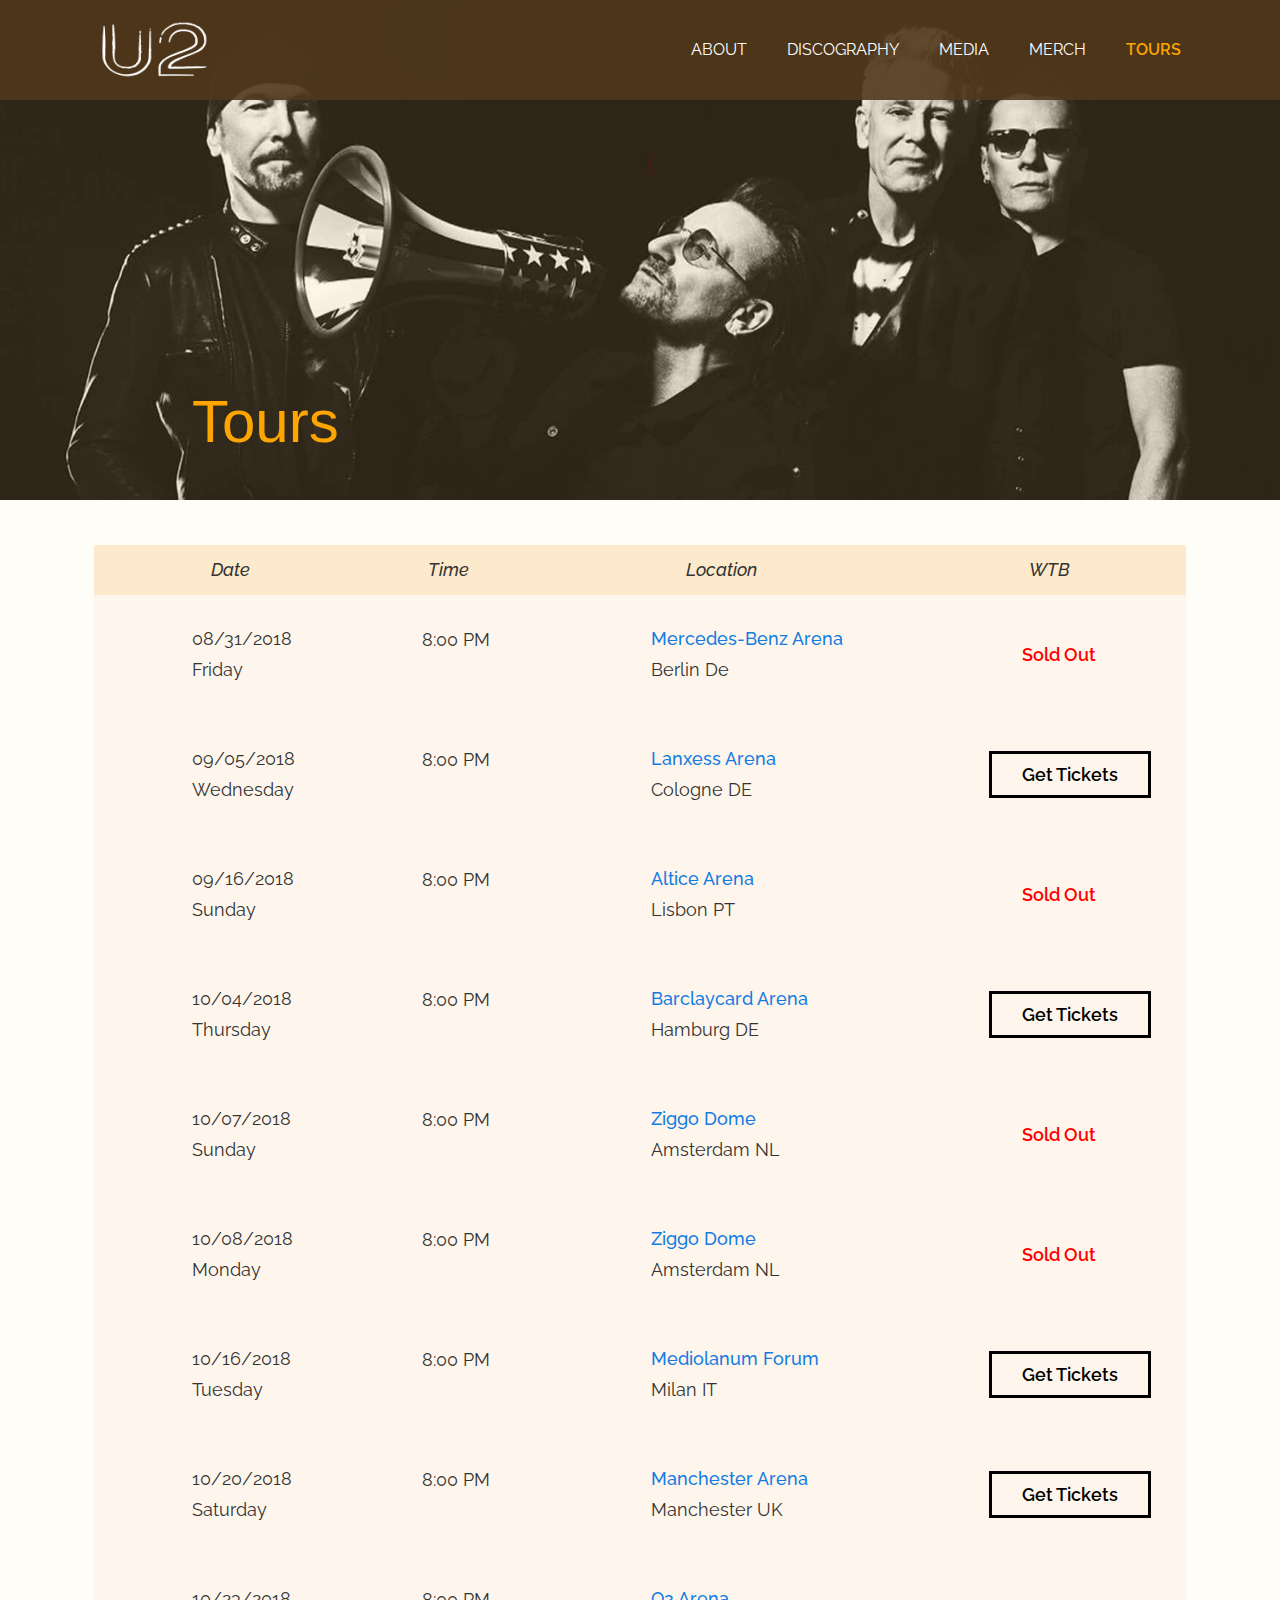
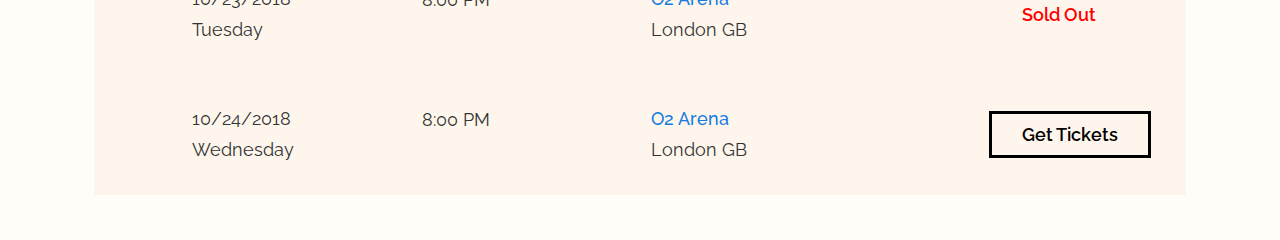
<file: tours.html>
<!DOCTYPE html>
<html lang="en">
<head>
  <meta charset="utf-8" />
  <meta name="description" content="Final Project for HTML5/CSS3 Course">
  <meta name="keywords" content="HTML,CSS,JavaScript,jQuery">
  <meta name="author" content="Jing Yu">
  <meta name="viewport" content="width=device-width, initial-scale=1">
  <title>U2 - Tours</title>
  <link rel="icon" type="image/png" sizes="32x32" href="./assets/images/favicon-32x32.png">
  <link rel="icon" type="image/png" sizes="16x16" href="./assets/images/favicon-16x16.png">
  <link rel="stylesheet" href="https://maxcdn.bootstrapcdn.com/bootstrap/3.3.7/css/bootstrap.min.css" integrity="sha384-BVYiiSIFeK1dGmJRAkycuHAHRg32OmUcww7on3RYdg4Va+PmSTsz/K68vbdEjh4u" crossorigin="anonymous">
  <link rel="stylesheet" type="text/css" href="./assets/stylesheets/normalize.css" />
  <link href="https://fonts.googleapis.com/css?family=Montserrat|Raleway:400,500,600,700" rel="stylesheet">
  <link href="./assets/stylesheets/styles.css" rel="stylesheet" type="text/css" />
</head>

<body>
<header>
  <div class="container header">
    <div class="row">
      <div class="col-xs-12 col-sm-3">
        <a href="index.html">
          <img class="logo" src="./assets/images/u2-white-logo.png" alt="U2 logo" width="110" height="60"/>
        </a>
        <div id="MenuIcon" class="mobile-menu-icon">
            <div></div>
            <div></div>
            <div></div>
        </div>
      </div>

      <nav id="navigation" class="col-xs-12 col-sm-9">
        <a href="about.html">about</a>
        <a href="discography.html">discography</a>
        <a href="media.html">media</a>
        <a href="merch.html">merch</a>
        <a class="current" href="tours.html">tours</a>
      </nav>
    </div>
  </div>
</header>

<main>
  <div class="banner tours-banner">
      <h1 class="banner-name">tours</h1>
  </div>

  <div class="container">
    <div class="row">
      <div class="col-xs-12" style="overflow-x:auto;">
        <table>
          <col width="25%">
          <col width="15%">
          <col width="35%">
          <col width="25%">
          <thead>
            <tr>
              <th>
                date
              </th>
              <th>
                time
              </th>
              <th>
                location
              </th>
              <th>
                WTB
              </th>
            </tr>
          </thead>

          <tbody>
            <!-- NOTE: 1st event -->
            <tr>
              <td>
                08/31/2018
                <br>Friday
              </td>
              <td>
                8:00 PM
              </td>
              <td>
                <a href="https://www.mercedes-benz-arena-berlin.de/en/" class="venue" target="_blank">Mercedes-Benz Arena</a>
                <br>Berlin De
              </td>
              <td class="sold-out">
                sold out
              </td>
            </tr>
            <!-- NOTE: 2nd event -->
            <tr>
              <td>
                09/05/2018
                <br>Wednesday
              </td>
              <td>
                8:00 PM
              </td>
              <td>
                <a href="https://www.lanxess-arena.de/english.html" class="venue" target="_blank">Lanxess Arena</a>
                <br>Cologne DE
              </td>
              <td class="tickets">
                <a href="https://www.ticketmaster.de/feature/u2-tickets/" class="button" target="_blank">get tickets</a>
              </td>
            </tr>
            <!-- NOTE: 3rd event -->
            <tr>
              <td>
                09/16/2018
                <br>Sunday
              </td>
              <td>
                8:00 PM
              </td>
              <td>
                <a href="http://arena.altice.pt/" class="venue" target="_blank">Altice Arena</a>
                <br>Lisbon PT
              </td>
              <td class="sold-out">
                sold out
              </td>
            </tr>
            <!-- NOTE: 4th event -->
            <tr>
              <td>
                10/04/2018
                <br>Thursday
              </td>
              <td>
                8:00 PM
              </td>
              <td>
                <a href="https://www.barclaycard-arena.de/en/" class="venue" target="_blank">Barclaycard Arena</a>
                <br>Hamburg DE
              </td>
              <td class="tickets">
                <a href="https://www.ticketmaster.de/feature/u2-tickets/?language=en-us" class="button" target="_blank">get tickets</a>
              </td>
            </tr>
            <!-- NOTE: 5th event -->
            <tr>
              <td>
                10/07/2018
                <br>Sunday
              </td>
              <td>
                8:00 PM
              </td>
              <td>
                <a href="https://www.ziggodome.nl/en" class="venue" target="_blank">Ziggo Dome</a>
                <br>Amsterdam NL
              </td>
              <td class="sold-out">
                sold out
              </td>
            </tr>
            <!-- NOTE: 6th event -->
            <tr>
              <td>
                10/08/2018
                <br>Monday
              </td>
              <td>
                8:00 PM
              </td>
              <td>
                <a href="https://www.ziggodome.nl/en" class="venue" target="_blank">Ziggo Dome</a>
                <br>Amsterdam NL
              </td>
              <td class="sold-out">
                sold out
              </td>
            </tr>
            <!-- NOTE: 7th event -->
            <tr>
              <td>
                10/16/2018
                <br>Tuesday
              </td>
              <td>
                8:00 PM
              </td>
              <td>
                <a href="http://www.mediolanumforum.it/en/" class="venue" target="_blank">Mediolanum Forum</a>
                <br>Milan IT
              </td>
              <td class="tickets">
                <a href="https://www.ticketone.it/biglietti.html?affiliate=PI2&kuid=464037&doc=artistPages/tickets&action=tickets&fun=artist&language=en" class="button" target="_blank">get tickets</a>
              </td>
            </tr>
            <!-- NOTE: 8th event -->
            <tr>
              <td>
                10/20/2018
                <br>Saturday
              </td>
              <td>
                8:00 PM
              </td>
              <td>
                <a href="https://www.manchester-arena.com/" class="venue" target="_blank">Manchester Arena</a>
                <br>Manchester UK
              </td>
              <td class="tickets">
                <a href="https://www.ticketmaster.co.uk/u2" class="button" target="_blank">get tickets</a>
              </td>
            </tr>
            <!-- NOTE: 9th event -->
            <tr>
              <td>
                10/23/2018
                <br>Tuesday
              </td>
              <td>
                8:00 PM
              </td>
              <td>
                <a href="https://www.theo2.co.uk/" class="venue" target="_blank">O2 Arena</a>
                <br>London GB
              </td>
              <td class="sold-out">
                sold out
              </td>
            </tr>
            <!-- NOTE: 10th event -->
            <tr>
              <td>
                10/24/2018
                <br>Wednesday
              </td>
              <td>
                8:00 PM
              </td>
              <td>
                <a href="https://www.theo2.co.uk/" class="venue" target="_blank">O2 Arena</a>
                <br>London GB
              </td>
              <td class="tickets">
                <a href="https://www.ticketmaster.co.uk/u2" class="button" target="_blank">get tickets</a>
              </td>
            </tr>
          </tbody>
        </table>
      </div>
    </div>
  </div>

</main>
</body>
<script
    src="https://code.jquery.com/jquery-3.3.1.js"
    integrity="sha256-2Kok7MbOyxpgUVvAk/HJ2jigOSYS2auK4Pfzbm7uH60="
    crossorigin="anonymous"></script>
<script src="https://maxcdn.bootstrapcdn.com/bootstrap/3.3.7/js/bootstrap.min.js" integrity="sha384-Tc5IQib027qvyjSMfHjOMaLkfuWVxZxUPnCJA7l2mCWNIpG9mGCD8wGNIcPD7Txa" crossorigin="anonymous"></script>
<script src="./assets/javascripts/lodash.js"></script>
<script src="./assets/javascripts/mobile-menu.js"></script>

</html>
</file>
<file: assets/stylesheets/styles.css>
@charset "UTF-8";

* {
    box-sizing: border-box;
}

html, body{
  width: 100%;
  height: 100%;
  font-family: 'Raleway', sans-serif;
  font-size: 16px;
  margin: 0;
  padding: 0;
  line-height: 1.40;
  display: block;
}

body{
  background-color: #FFFDF8;
}

p {
  text-align: justify;
}

a{
  color: #147CE1;
  text-decoration: none;
}

a:focus{
  color: #147CE1;
  text-decoration: none;
}

a:hover{
  color: #147CE1;
  text-decoration: underline;
}


/* NOTE: START header */
header{
  width:100%;
  position:absolute;
  top: 0;
  left: 0;
  right: 0;
  background-color: rgba(80,55,25,.9);
  z-index:10;
}

.container{
  position: relative;
  margin: auto;
}

@media only screen and (max-width: 600px) {
  .container {
    width: 100%;
  }
}

@media only screen and (min-width: 601px) {
  .container {
    width: 100%;
  }
}

@media only screen and (min-width: 1024px) {
  .container {
    width: 90%;
  }
}

@media only screen and (min-width: 1440px) {
  .container {
    width: 80%;
  }
}

@media only screen and (min-width: 1680px) {
  .container {
    width: 1440px;
  }
}


.row{
  padding: 15px 0;
  display: flex;
  flex-direction: row;
  flex-wrap:wrap;
  width: 100%;
  margin: auto;
}

.logo{
  display: block;
  max-height: 60px;
  float: left;
  margin: 5px 5px;
}


/* NOTE: START navigation */
#navigation {
  display: flex;
  text-transform: uppercase;
  margin: auto;
  justify-content: flex-end;
  padding: 0;
  overflow: hidden;
}

#navigation a{
  padding: 0 20px;
  color: white;
}

#navigation a:link {
  color: white;
  text-decoration: none;
}

#navigation a:hover {
  color: white;
  text-decoration: underline;
}

#navigation a:active {
  color: orange;
  text-decoration: none;
}

#navigation a.current{
  color: orange;
  font-weight: 600;
}

#navigation a.current:hover{
  color: orange;
}

.mobile-menu-icon {
  width: 40px;
  height: 45px;
  display: flex;
  flex-direction: column;
  justify-content: space-between;
  position: absolute;
  top: 50%;
  transform: translateY(-50%);
  right: 1rem;
  padding: 15px 10px;
  z-index: 10;
}

.mobile-menu-icon > div {
  width: 100%;
  height: 1px;
  background: #fff;
}

.mobile-menu-icon:hover {
  cursor: pointer;
  background-color: rgba(245,166,35,.2);
}

@media screen and (min-width: 736px) {
  .mobile-menu-icon {
    display: none;
  }
  #navigation {
    display: flex !important;
  }
}

@media only screen and (max-width: 735px) {
  #navigation {
    display: flex;
    flex-direction: column;
    text-align: right;
  }
  #navigation a {
    padding: 10px 25px;
  }
}

/* NOTE: START banner */
.banner {
    width: 100%;
    max-height: 680px;
    margin: auto;
    position: relative;
    display: flex;
    z-index: 1;
}

@media only screen and (max-width: 600px) {
  .banner {
    height: 300px;
  }
}

@media only screen and (min-width: 601px) {
  .banner {
    height: 400px;
  }
}

@media only screen and (min-width: 1024px) {
  .banner {
    height: 500px;
  }
}

@media only screen and (min-width: 1440px) {
  .banner {
    height: 680px;
  }
}

.banner:after{
    content: '';
    width: 100%;
    height: 100%;
    position: absolute;
    background-color: rgba(245,166,35,.1);
}

.about-banner {
  background: url(../images/about/about-banner.jpg) no-repeat center center;
  background-size: cover;
}

.discography-banner{
  background: url(../images/discography/discography-banner.jpg) no-repeat center center;
  background-size: cover;
}

.media-banner {
  background: url(../images/media/media-banner.jpg) no-repeat center center;
  background-size: cover;
}

.merch-banner {
  background: url(../images/merch/merch-banner.jpg) no-repeat center center;
  background-size: cover;
}

.tours-banner {
  background: url(../images/tours/tours-banner.jpg) no-repeat center center;
  background-size: cover;
}

h1{
  font-family: "Montserret", Arial Black, sans-serif;
  text-transform: capitalize;
  color: orange;
  position: absolute;
  bottom: 1%;
  left: 15%;
  z-index: 5;
}

@media only screen and (min-width: 1024px) {
  h1 {
    font-size: 60px;
  }
}

@media only screen and (min-width: 1440px) {
  h1 {
    font-size: 70px;
  }
}

/* NOTE: START homepage */
.container-logo-home{
  position: relative;
  top: 22%;
}

.logo-home{
  position: absolute;
  left: 0;
  right: 0;
  z-index: 10;
  display: flex;
  justify-content: center;
}

.logo-home img{
  position: fixed;
  max-width: 330px;
  max-height: 180px;
  display: flex;
  justify-content: center;
}

.container-navi-home{
  position: relative;
  margin: auto;
  top: 75%;
  z-index: 5;
  font-size: 24px;
}

#navigation.navi-home{
  position: fixed;
  left: 0;
  right: 0;
  justify-content: center;
}

#navigation.navi-home a {
  padding: 0 50px;
}

@media only screen and (max-width: 1024px) {
  .container-navi-home {
    font-size: 22px;
  }
  .logo-home img{
    width: 280px;
    height: 152px;
  }
  #navigation.navi-home a {
    padding: 0 30px;
  }
  .container-logo-home{
    position: relative;
    top: 28%;
  }
}

@media only screen and (max-width: 760px) {
  .container-logo-home{
    position: relative;
    top: 20%;
  }
  .logo-home img{
    width: 250px;
    height: 136px;
  }
  .container-navi-home{
    position: relative;
    margin: auto;
    top: 50%;
  }
  #navigation.navi-home {
    display: block;
  }
  #navigation.navi-home a {
    display: block;
    text-align: center;
    padding: 10px 10px;
  }
}

.video-overlay {
    width: 100%;
    height: 100%;
    display: flex;
    justify-content: center;
    align-items: center;
    background-size: cover;
}

.video-overlay:before {
    content: '';
    width: 100%;
    height: 100%;
    position: fixed;
    top: 0;
    right: 0;
    bottom: 0;
    left: 0;
    z-index: 1;
    background-image: url(../images/homepage/audience.jpg);
    background-position: center;
    background-repeat: no-repeat;
    background-size: cover;
    opacity: .8;
}

.video-container{
  position: fixed;
  right: 0;
  bottom: 0;
  min-width: 100%;
  min-height: 100%;
}


/* NOTE: START about page */
.column {
    float: left;
    margin: 15px 10px;
}

.row:after {
    content: "";
    display: table;
    clear: both;
}

.about-image-left{
  max-width: 360px;
  float: left;
  margin: 5px 10px 5px 0;
}

.about-image-right{
  max-width: 300px;
  float: right;
  margin: 5px 0 10px 10px;
}

.side-title {
  border-left: 3px orange solid;
  padding-left: 12px;
  font-size: 20px;
  margin-top: 0;
}

.third-list{
  list-style-type: circle;
  padding: 10px 0 10px 20px;
}

.third-list li{
  padding-bottom: 5px;
}



/* NOTE: START discography page */
.album{
  padding-top: 20px;
}

.album ul{
  padding: 0;
}

.album-info{
  list-style-type: none;
  border-left: 3px orange solid;
  padding-left: 30px;
}

.album-title{
  text-transform: uppercase;
  font-size: 32px;
  font-weight: 500;
  margin-bottom: 10px;
}

.album-date-label{
  text-transform: capitalize;
  font-size: 18px;
  line-height: 30px;
}

.album-cover{
  display: block;
  margin: auto;
  max-width: 500px;
  width: 100%;
  margin: 15px 0 30px 30px;
  border-radius: 500px;
}

.album-cover:hover{
  border-radius: 0;
  box-shadow: 0 10px 100px rgba(0, 0, 0, 0.4);
  transition: all .3s ease;

}

@media only screen and (max-width: 992px) {
  .album-cover {
    width: 350px;
    margin: auto;
    margin-bottom: 20px;
  }
}

.album-list{
  counter-reset: section;
  list-style-type: none;
  margin-bottom: 60px;
}

.album-list li{
  display: flex;
  flex-direction: row;
  justify-content: space-between;
  text-align: left;
  line-height: 45px;
  font-size: 18px;
}

.list-left{
  margin-right: 20px;
  text-transform: capitalize;
}

.list-left::before{
  counter-increment: section;
  content: counters(section,".") " ";
  padding-right: 20px;
}


/* NOTE: START media page */
.nav-tabs{
  border: 0;
  font-size: 22px;
  margin: 20px 0;
}

.nav-tabs > li > a{
  color: black;
  padding: 10px 50px;
  background: transparent;
  border: 0;
}

.nav-tabs > li > a:hover{
  color: orange;
  font-weight: 500;
  background: transparent;
  border: 0;
}

.nav-tabs > li.active > a{
  background-color: transparent;
  border: 0;
  font-weight: bold;
  border-bottom: 3px orange solid;
  color: black;
}

.nav-tabs > li.active > a:hover{
  background-color: transparent;
  border: 0;
  border-bottom: 3px orange solid;
  color: black;
}

.nav-tabs > li.active > a:focus{
  background-color: transparent;
  border: 0;
  border-bottom: 3px orange solid;
  color: black;
}


.lightbox-image{
  margin: 20px auto 25px;
  transition: all .5s ease-in-out;
  position: relative;
  z-index: 1;
}

.lightbox-image:hover{
  box-shadow: 10px 30px 100px rgba(0,0,0,.4);
  z-index: 10;
}

.tab-content{
  margin: auto;
}

iframe{
  display: flex;
  margin: 15px auto 30px;
  max-width: 560px;
}

#videos{
  margin: auto;
}


/* NOTE: START merch page */
ul.filtr-bar{
  display: flex;
  justify-content: flex-start;
  padding: 0;
  list-style: none;
  font-size: 22px;
  margin: 10px 0 0 0;
}

.filtr-bar li{
  padding: 10px 30px;
  margin: auto 20px;
  text-transform: capitalize;
  white-space: nowrap;
}

.filtr-bar li:hover {
  color: orange;
  cursor: pointer;
}

.filtr-bar li.active{
  font-weight: bold;
  border-bottom: 3px orange solid;
  color: black;
}

@media only screen and (max-width: 736px) {
  ul.filtr-bar {
    display: block;
  }
  .filtr-bar li{
    padding: 10px 20px;
  }
  .filtr-bar li.active{
    border-left: 3px orange solid;
    border-bottom: none;
  }
}

@media only screen and (max-width: 1024px) {
  .filtr-bar li{
    margin: 0;
  }
}

.filtr-item{
  padding: 0;
  display: inline-block;
}

.filtr-item img{
  width: 300px;
  height: 300px;
  display: block;
  margin: 20px auto;
  box-shadow: 0 10px 100px rgba(0, 0, 0, 0.2);
  transition: all .3s ease;
}

.merch-image-overlay{
  position: absolute;
  top: 0;
  bottom: 0;
  left: 0;
  right: 0;
  width: 300px;
  display: block;
  margin: 20px auto;
  transition: .3s ease;
  background-color: orange;
  opacity: 0;
  box-shadow: 2px 2px 50px black;
  z-index: 10;
}

.filtr-item:hover .merch-image-overlay{
  opacity: .9;
  cursor: no-drop;
}

.filtr-item:hover .overlay-available{
  cursor: pointer;
}

.merch-info {
  position: relative;
  margin: auto;
  width: 80%;
  text-align: center;
  color: black;
  font-weight: lighter;
  opacity: 1;
}

.merch-name{
  top:20%;
  font-size: 22px;
}

.merch-price{
  font-size: 24px;
  position: absolute;
  width: 100%;
  top:70%;
}

.filtr-item:before{
  content: "Sold Out";
  width: 4rem;
  height: 4rem;
  border-radius: 100px;
  position: absolute;
  top: 12%;
  left: 11%;
  color: #fff;
  text-align: center;
  padding: 10px;
  z-index: 1;
  background: rgba(255,0,0,.9);
}

.filtr-item-available:before{
  content: " ";
  background: transparent;
}


/* NOTE: START tours page */
table{
  text-transform: capitalize;
  width: 100%;
  min-width: 1000px;
  margin: 30px 0;
  background-color: #FEF6EC;
  font-size: 18px;
}

thead{
  background-color: #FDE9CB;
}

thead tr th{
  text-align: center;
}

tbody tr:hover {
  background-color: white;
}

th{
  height: 50px;
  font-weight: 500;
  font-style: italic;
}

td{
  line-height: 1.7;
  height: 120px;
}

tbody tr td:nth-child(1) {
  padding-left: 9%;
}

tbody tr td:nth-child(2) {
  padding-bottom: 30px;
  padding-left: 5%;
}

tbody tr td:nth-child(3) {
  padding-left: 11%;
}

tbody tr td:nth-child(4) {
  padding-left: 7%;
}

.venue{
  font-weight: 500;
}

.button{
  border: black solid 3px;
  padding: 10px 30px;
  color: black;
  font-weight:600;
}

.button:focus{
  background-color: transparent;
  color: black;
  text-decoration: none;
}

.button:hover{
  background-color: black;
  color: white;
  text-decoration: none;
  font-weight: bold;
}

tbody tr td.sold-out{
  color: red;
  font-weight: 600;
  padding-left: 10%;
}


/* NOTE: start merch-product page */
.breadcrumb-container{
  margin: 110px auto 0;
}

ul.breadcrumb{
  background-color: transparent;
  margin-bottom: 0;
}

.product-thumb-image{
  width: 100%;
  margin-bottom: 20px;
  border: lightgrey 1px solid;
}

.active-thumb, .product-thumb-image:hover {
  border: lightgrey 1px solid;
  border-left: orange 3px solid;
}

.product-image-container{
  padding: 0 50px 50px 0;
}

.product-image{
  width: 100%;
  border: lightgrey 1px solid;
}

.product-info{
  padding-left: 0;
}

.product-name{
  margin: 0 0 10px 0;
}

.product-price{
  color: #FF9F00;
  margin: 30px 0;
}

.size-guide{
  text-align: right;
  font-size: 14px;
}

.size{
  margin: 10px auto 10px;
  display: flex;
}

.size-box{
  list-style: none;
  display: flex;
  flex-wrap: wrap;
}

.size-list{
  border: 1px grey solid;
  padding: 8px 15px;
  border-radius: 5px;
  margin: 0 10px 10px 10px;
  cursor: pointer;
  background-color: white;
}

.active-size, .size-list:hover {
  border: 1px #FF9F00 solid;
  color: #FF9F00;
  font-weight: 600;
}

.input-group{
  display: flex;
}

.button-hollow-circle{
  padding: 0 10px;
  margin: 0 20px;
  border: lightgrey 1px solid;
  border-radius: 20px;
  color: black;
  font-size: 30px;
  background-color: white;
}

.button-hollow-circle:hover{
  border: orange 1px solid;
  color: orange;
}

.button-hollow-circle:focus{
  outline: 0;
}

.input-group-field{
  width: 50px;
  text-align: center;
  border: 1px lightgrey solid;
}

.input-group-field:focus{
  outline: 0;
  border: 1px grey solid;
}

.quantity{
  display: flex;
}

.quantity-box{
  display: flex;
  list-style: none;
  padding-left: 10px;
}

.quantity li.quantity-operator{
  border: 1px grey solid;
  padding: 0 10px;
  border-radius: 20px;
  margin: 0 10px;
  cursor: pointer;
  font-size: 20px;
}

.quantity li.quantity-operator:hover{
  border: 1px orange solid;
  color: orange;
}

.quantity-number{
  font-size: 20px;
}

.product-add{
  width: 100%;
  padding: 15px;
  background-color: #FF9F00;
  color: white;
  font-size: 22px;
  font-weight: 500;
  margin: 40px auto 30px;
}

.product-add:hover{
  background-color: orange;
  color: #201400;
  font-weight: 600;
}

.product-add:focus{
  outline: 0;
}

.detail{
  margin-top: 20px;
}

.detail-title{
  font-weight: 600;
}

.detail-list{
  line-height: 26px;
  padding-top: 5px;
}

.maylike-title{
  padding-bottom: 0;
}

.maylike-image {
  width: 100%;
  border: lightgrey 1px solid;
  margin: 0 auto 20px;
}

.maylike-image-overlay{
  position: absolute;
  top: 0;
  bottom: 0;
  left: 0;
  right: 0;
  display: block;
  margin: 0 15px 20px 15px;
  transition: .3s ease;
  background-color: orange;
  opacity: 0;
  z-index: 10;
}

.maylike-item:hover .maylike-image-overlay{
  opacity: .9;
  cursor: no-drop;
}

.maylike-item:before{
  content: "Sold Out";
  width: 4rem;
  height: 4rem;
  border-radius: 100px;
  position: absolute;
  top: 5%;
  left: 10%;
  color: #fff;
  text-align: center;
  padding: 10px;
  z-index: 1;
  background: rgba(255,0,0,.9);
}
</file>
